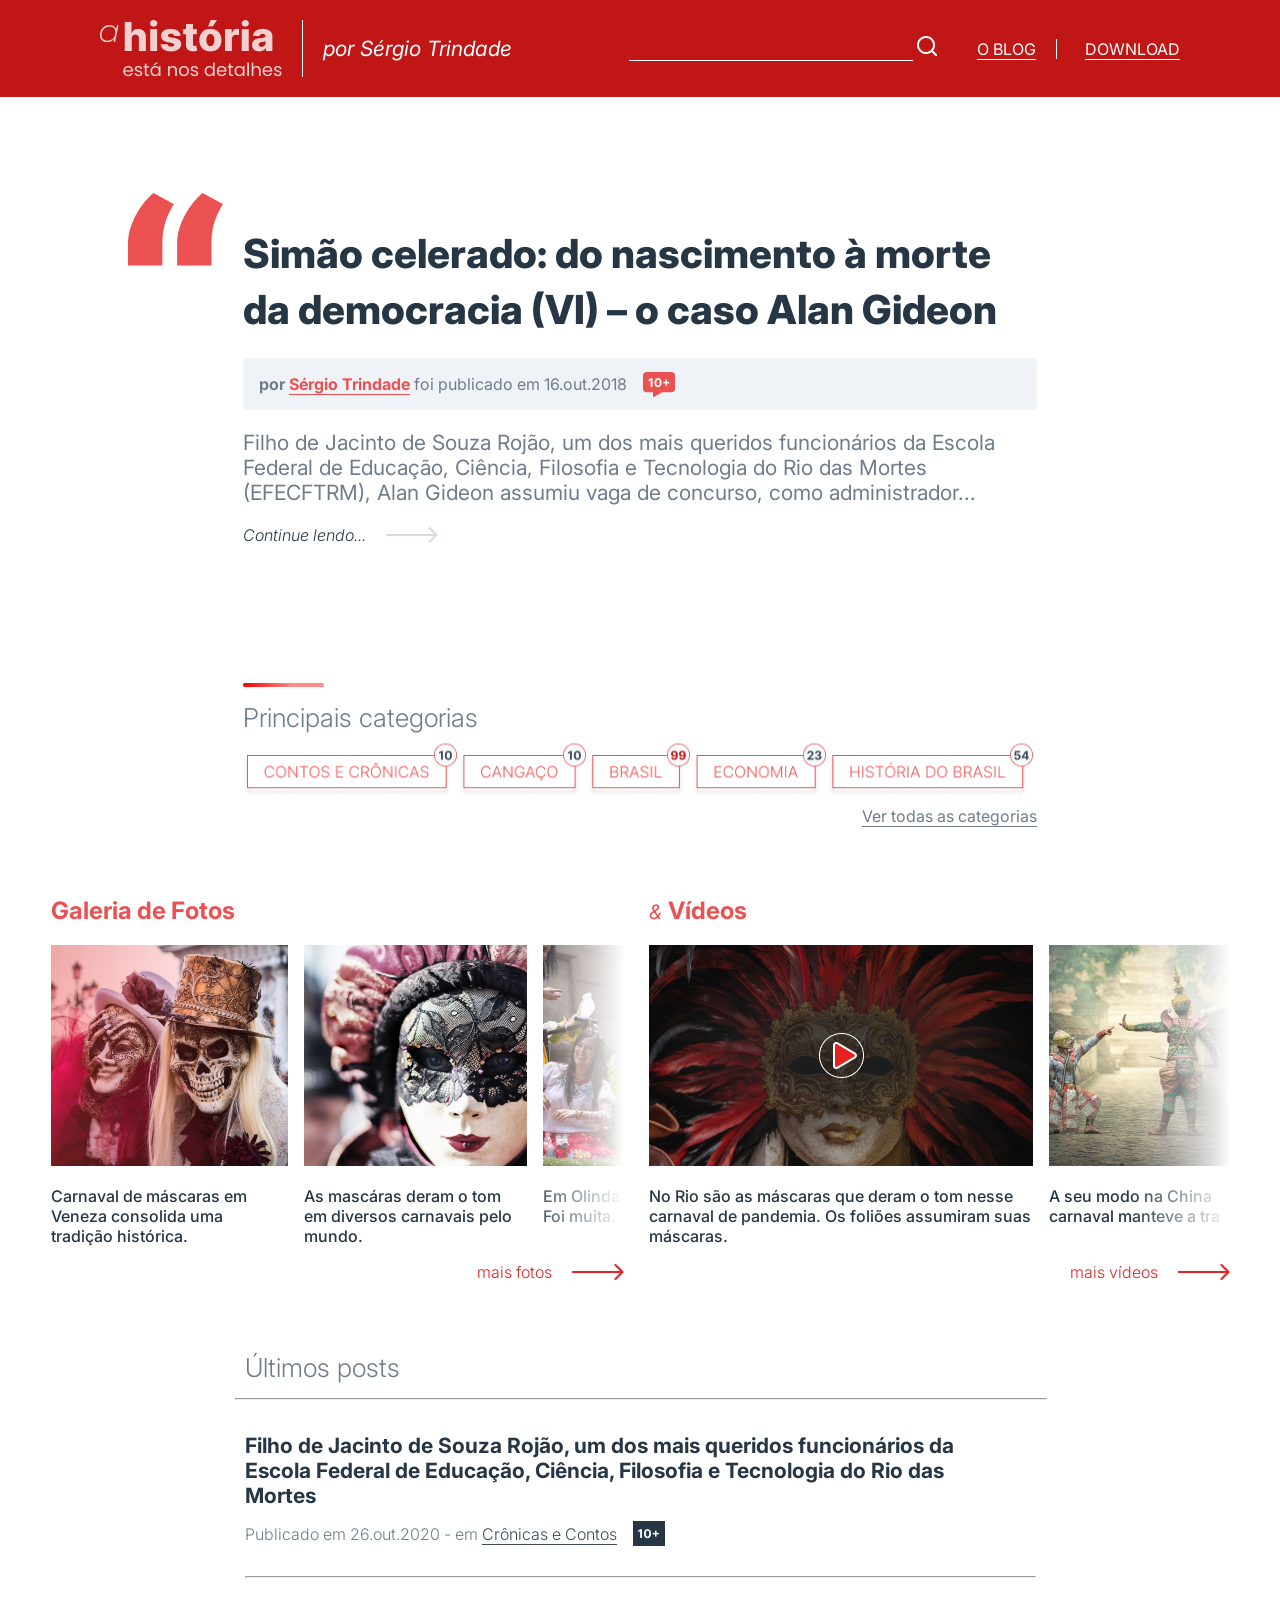
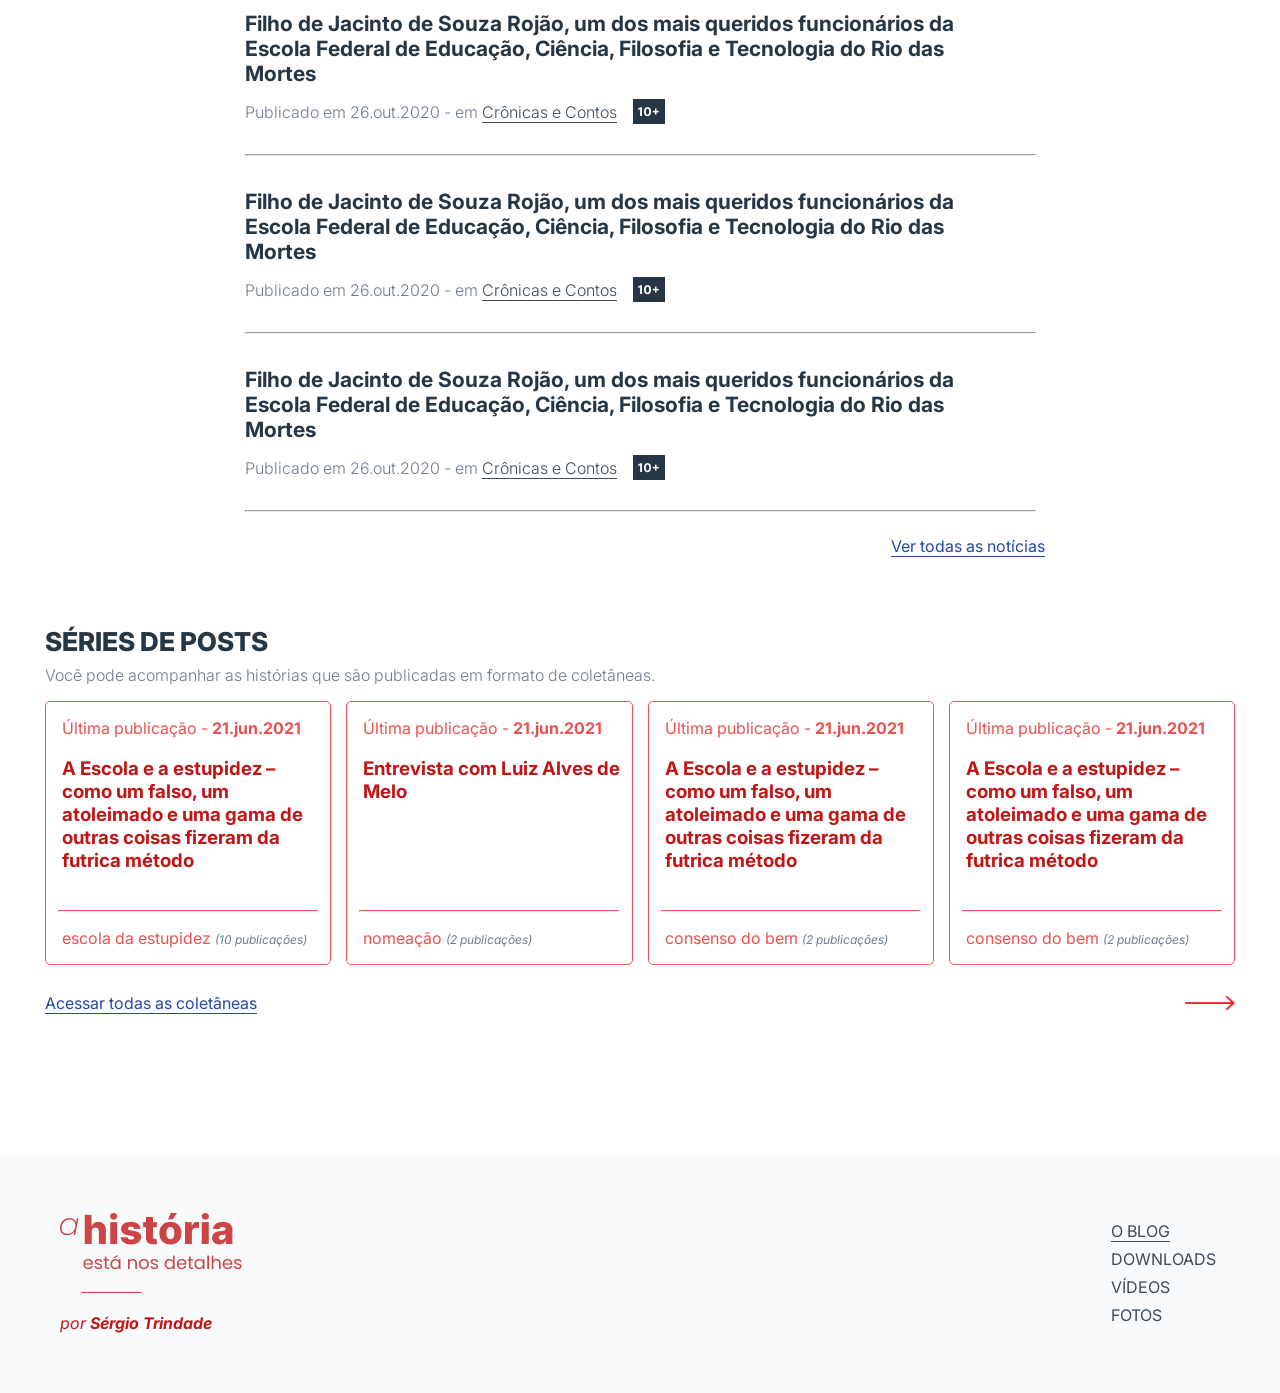
<file: atv-4/index.html>
<!DOCTYPE html>
<html lang="pt-br">
<head>
    <meta charset="UTF-8">
    <meta name="viewport" content="width=device-width, initial-scale=1.0">
    <title>Atividade</title>
    <link rel="stylesheet" href="framework.css">
</head>
<body>
    <header>
        <div class="left">
            <img src="img/logo.png" alt="logo" class="logo">
            <em>por Sérgio Trindade</em>
        </div>
        <div class="right">
            <div class="form">
                    <input type="text">
                    <img src="img/lupa.png" alt="lupa" class="lupa">
            </div>
            <ul>
                <li><a href="#" class="blog">O BLOG</a></li>
                <li><a href="#" class="download">DOWNLOAD</a></li>
            </ul>
        </div>
    </header>
    <main>
        <article>
            <div class="div-aspas">
                <img src="img/“.png" alt="aspas">
            </div>
            <div class="principal">
                <h1>Simão celerado: do nascimento à morte da democracia (VI) – o caso Alan Gideon</h1>
                <div class="autor">
                    <p><strong>por</strong> <strong><a href="#">Sérgio Trindade</a></strong> foi publicado em 16.out.2018</p>
                    <div class="coment"><img src="img/coment.png" alt="comentário"></div>
                </div>
                <p>Filho de Jacinto de Souza Rojão, um dos mais queridos funcionários da Escola Federal de Educação, Ciência, Filosofia e Tecnologia do Rio das Mortes (EFECFTRM), Alan Gideon assumiu vaga de concurso, como administrador...</p>
                <div class="continue">
                    <em>Continue lendo...</em>
                    <img src="img/seta.png" alt="seta">
                </div>
            </div>
            <div class="encaixar"></div>
        </article>
        <section class="categorias">
            <img src="img/separar.png" alt="linha horizontal" class="separar">
            <h2>Principais categorias</h2>
            <div class="container">
                    <img src="img/categorias-pr.png" alt="" class="bg">
                <div class="overlay-row">
                    <img src="img/dez.png" alt="dez" class="numero1">
                    <img src="img/dez.png" alt="dez" class="numero2">
                    <img src="img/nov-nov.png" alt="noventa e nove" class="numero3">
                    <img src="img/vin-tre.png" alt="vinte e três" class="numero4">
                    <img src="img/cin-qua.png" alt="cinquenta e quatro" class="numero5">
                </div>
            </div>
            <a href="#">Ver todas as categorias</a>
        </section>
        <section class="galeria">
            <div class="box-1">
                <h2>Galeria de Fotos</h2>
                <div class="fotos">
                    <div class="foto">
                        <img src="img/galeria-img-1.png" alt="">
                        <p>Carnaval de máscaras em <br>Veneza consolida uma<br> tradição histórica.</p>
                    </div>
                    <div class="foto">
                        <img src="img/galeria-img-2.png" alt="">
                        <p>As mascáras deram o tom <br>em diversos carnavais pelo <br>mundo.</p>
                    </div>
                    <div class="foto">
                        <img src="img/galeria-img-3.png" alt="">
                        <p>Em Olinda<br>Foi muita.</p>
                    </div>
                </div>
                <div class="mais">
                    <a href="#">mais fotos</a>
                    <img src="img/seta-ver.png" alt="">
                </div>
            </div>
            <div class="box-2">
                <h2><em>&</em> Vídeos</h2>
                <div class="videos">
                    <div class="video">
                        <img src="img/galeria-video-1.png" alt="">
                        <p>No Rio são as máscaras que deram o tom nesse <br>carnaval de pandemia. Os foliões assumiram suas <br>máscaras.</p>
                    </div>
                    <div class="video">
                        <img src="img/galeria-video-2.png" alt="">
                        <p>A seu modo na China <br>carnaval manteve a tra</p>
                    </div>
                </div>
                <div class="mais">
                    <a href="#">mais vídeos</a>
                    <img src="img/seta-ver.png" alt="">
                </div>
            </div>
        </section>
        <section class="ult-posts">
            <div>
                <h2>Últimos posts</h2>
                <hr class="grande">
                <div class="post">
                    <h3>Filho de Jacinto de Souza Rojão, um dos mais queridos funcionários da <br>Escola Federal de Educação, Ciência, Filosofia e Tecnologia do Rio das <br>Mortes</h3>
                    <div class="creditos">
                        <p>Publicado em 26.out.2020 - em <a href="#">Crônicas e Contos</a></p>
                        <div class="dez-mais"><img src="img/10+.png" alt="10+"></div>
                    </div>
                    <hr class="pequeno">
                </div>
                <div class="post">
                    <h3>Filho de Jacinto de Souza Rojão, um dos mais queridos funcionários da <br>Escola Federal de Educação, Ciência, Filosofia e Tecnologia do Rio das <br>Mortes</h3>
                    <div class="creditos">
                        <p>Publicado em 26.out.2020 - em <a href="#">Crônicas e Contos</a></p>
                        <div class="dez-mais"><img src="img/10+.png" alt="10+"></div>
                    </div>
                    <hr class="pequeno">
                </div>
                <div class="post">
                    <h3>Filho de Jacinto de Souza Rojão, um dos mais queridos funcionários da <br>Escola Federal de Educação, Ciência, Filosofia e Tecnologia do Rio das <br>Mortes</h3>
                    <div class="creditos">
                        <p>Publicado em 26.out.2020 - em <a href="#">Crônicas e Contos</a></p>
                        <div class="dez-mais"><img src="img/10+.png" alt="10+"></div>
                    </div>
                    <hr class="pequeno">
                </div>
                <div class="post">
                    <h3>Filho de Jacinto de Souza Rojão, um dos mais queridos funcionários da <br>Escola Federal de Educação, Ciência, Filosofia e Tecnologia do Rio das <br>Mortes</h3>
                    <div class="creditos">
                        <p>Publicado em 26.out.2020 - em <a href="#">Crônicas e Contos</a></p>
                        <div class="dez-mais"><img src="img/10+.png" alt="10+"></div>
                    </div>
                    <hr class="pequeno">
                </div>
                <a href="#" class="ver-noti">Ver todas as notícias</a>
            </div>
        </section>
        <section class="series">
                <h2>SÉRIES DE POSTS</h2>
                <p>Você pode acompanhar as histórias que são publicadas em formato de coletâneas.</p>
                <div class="posts-serie">
                    <div class="serie">
                        <div class="conteudo-serie">
                            <div class="cima">
                                <p>Última publicação - <strong>21.jun.2021</strong></p>
                                <h3>A Escola e a estupidez –<br>como um falso, um <br>atoleimado e uma gama de <br>outras coisas fizeram da <br>futrica método</h3>
                            </div>
                            <div class="baixo">
                                <hr>
                                <p>escola da estupidez <em>(10 publicações)</em></p>
                            </div>
                        </div>
                    </div>
                    <div class="serie">
                        <div class="conteudo-serie">
                            <div class="cima">
                                <p>Última publicação - <strong>21.jun.2021</strong></p>
                                <h3>Entrevista com Luiz Alves de <br>Melo</h3>
                            </div>
                            <div class="baixo">
                                <hr>
                                <p>nomeação <em>(2 publicações)</em></p>
                            </div>
                        </div>
                    </div>
                    <div class="serie">
                        <div class="conteudo-serie">
                            <div class="cima">
                                <p>Última publicação - <strong>21.jun.2021</strong></p>
                                <h3>A Escola e a estupidez –<br>como um falso, um <br>atoleimado e uma gama de <br>outras coisas fizeram da <br>futrica método</h3>
                            </div>
                            <div class="baixo">
                                <hr>
                                <p>consenso do bem <em>(2 publicações)</em></p>
                            </div>
                        </div>
                    </div>
                    <div class="serie">
                        <div class="conteudo-serie">
                            <div class="cima">
                                <p>Última publicação - <strong>21.jun.2021</strong></p>
                                <h3>A Escola e a estupidez –<br>como um falso, um <br>atoleimado e uma gama de <br>outras coisas fizeram da <br>futrica método</h3>
                            </div>
                            <div class="baixo">
                                <hr>
                                <p>consenso do bem <em>(2 publicações)</em></p>
                            </div>
                        </div>
                    </div>
                </div>
                <div class="coletaneas">
                    <a href="#">Acessar todas as coletâneas</a>
                    <img src="img/seta-ver.png" alt="seta vermelha" class="seta-ver">
                </div>
        </section>
        <footer>

                <div>
                    <img src="img/logo-ver.png" alt="logo vermelha" class="logo-ver">
                    <em>por <strong>Sérgio Trindade</strong></em>
                </div>
                <div>
                    <a href="#">O BLOG</a>
                    <p>DOWNLOADS</p>
                    <p>VÍDEOS</p>
                    <p>FOTOS</p>
                </div>
        </footer>
    </main>
</body>
</html>
</file>
<file: atv-4/framework.css>
@import url('https://fonts.googleapis.com/css2?family=Inter:ital,opsz,wght@0,14..32,100..900;1,14..32,100..900&display=swap');

body{
    margin: 0;
    font-family: Inter;
}

header{
    background-color: #c01616;
    display: flex;
    align-items: center;
    justify-content: space-between;
    padding: 20px 100px;
}
.logo{
    border-right: 1px solid white;
    padding-right: 20px;
}
.right{
    display: flex;
    align-items: center;
    justify-content: space-between;
}
ul{
    display: flex;
    justify-content: space-between;
    align-items: center;
    gap: 0.5rem;
    list-style: none;
}
header em{
    color: white;
    padding-left: 20px;
    font-family: Inter;
    font-size: 21px;
}
.left{
    display: flex;
    justify-content: center;
    align-items: center;
}

input{
    background-color: #c01616;
    border: none;
    width: 280px;
    border-bottom: 1px solid white;
    color: white;
}

header > div > ul > li > a{
    color: white;
}
.blog{
    border-right: 1px solid white;
    padding-right: 20px;
}
.download{
    padding-left: 20px;
}
li{
    font-family: Inter;
}
a{
    text-underline-offset: 4px;
}

h1{
    font-weight: 800;
    font-family: Inter;
    font-size: 40px;
    line-height: 140%;
    padding: 0;
    margin-bottom: 20px;
    color: #273644;
}
article{
    width: 1024px;
    background-color: white;
    display: flex;
    justify-content: center;
    margin: auto;
    margin-top: 96px;
    margin-bottom: 138px;
}
.autor{
    background-color: #EFF2F7;
    border-radius: 4px;
    display: flex;
    align-items: center;
    padding-left: 16px;
}
.autor > p{
    padding-right: 16px;
    font-weight: 400;
    color: #707C8C;
}
.autor > p > strong > a{
    color: #EB5151;
}
.coment > img{
    width: 32px;
}
article > .principal > p{
    font-size: 21px;
    font-weight: 400;
    color: #707C8C;
    margin-top: 20px;
    margin-bottom: 20px;
}
.encaixar{
    width: 261px;
    height: 73px;
    background-color: white;
    margin-left: 20px;
}
.div-aspas{
    margin-right: 20px;
}
.coment{
    height: 25px;
}
.continue > em{
    padding: 0;
    color: #273644;
    font-size: 16px;
    padding-right: 20px;
    font-weight: 300;
}
.continue{
    display: flex;
    align-items: center;
}
.categorias{
    margin: auto;
    display: flex;
    justify-content: center;
    width: 794px;
    background-color: white;
    flex-direction: column;
}
.categorias > .separar{
    height: 4px;
    width: 81px;
    display: inline-block;
}
.categorias > h2{
    font-weight: 300;
    font-size: 26px;
    color: #707C8C;
    margin-top: 15px;
}
.separar{
    display: block;
    width: 100%;
}
.categorias-img{
    display: block;
}
.overlay-row{
    position: absolute;
    top: 0;
    transform: translateY(-50%);            
    display: flex;
}

.container{
    position: relative;
}
.bg{
    width: 100%;
    display: block;
}
.numero1{
    margin-left: 191px;
}
.numero2{
    margin-left: 106px;
}
.numero3{
    margin-left: 81px;
}
.numero4{
    margin-left: 113px;
}
.numero5{
    margin-left: 184px;
}
.categorias > a{
    color: #707C8C;
    text-align: right;
    margin-top: 10px;
    margin-bottom: 70px;
}
.galeria{
    display: flex;
    justify-content: center;
    gap: 25px;
}
.galeria > div > h2{
    color: #EB5151;
    margin-top: 0;
}
.box-1, .box-2{
    position: relative;
}
.fotos, .videos{
    display: flex;
    gap: 16px;
}
.foto > p, .video > p{
    font-size: 16px;
    color: #273644;
    font-weight: 500;
}
.box-1::after, .box-2::after{
    content: "";
    position: absolute;
    top: 0;
    right: 0;
    width: 100px;             
    height: 100%;             
    z-index: 2;
    pointer-events: none;

    background: linear-gradient(
        to left,
        rgba(255, 255, 255, 1),
        rgba(255, 255, 255, 0)
    );
}
.galeria > div > div > a{
    color: #e62121;
    font-weight: 300;
    text-align: right;
    text-decoration: none;
}
.mais{
    display: flex;
    justify-content: end;
    align-items: center;
    position: relative;
    z-index: 3;
    gap: 20px;
    margin-bottom: 70px;
}
.box-2 > h2 > em{
    font-weight: 400;
    font-size: 20px;
}
.ult-posts > div > h2{
    font-weight: 300;
    font-size: 26px;
    color: #707C8C;
    padding-bottom: 15px;
    margin: auto;
    display: flex;
    align-items: center;
    font-size: 26px;
    padding-left: 10px;
}
.grande{
    width: 810px;
    color: #707C8C;
    margin: auto;
    display: flex;
    align-items: center;
}
.ult-posts > div > div > h3{
    padding-top: 12px;
    font-size: 21px;
    color: #273644;
    margin-bottom: 0;
    padding-left: 10px;
}
.ult-posts > div{
    width: 810px;
    margin: auto;
}
.dez-mais{
    width: 32px;
    height: 25px;
}
.creditos{
    display: flex;
    align-items: center;
    padding-left: 10px;
}
.creditos > p{
    padding-right: 16px;
    font-weight: 300;
    color: #707C8C;
}
.creditos > p > a{
    color: #3C4B58
}
.pequeno{
    color: #707C8C;
    width: 789px;
    margin-top: 16px;
    justify-content: center;
    align-items: center;
}
.ver-noti{
    display: flex;
    justify-content: end;
    color: #2648A1;
    margin-top: 24px;
    margin-bottom: 70px;
}
.series > h2{
    font-size: 26px;
    color: #273644;
    margin-bottom: 0;
    font-weight: 800;
}
.series > p{
    margin-top: 8px;
    font-weight: 300;
    color: #707C8C;
}
.series{
    width: 1190px;
    margin: auto;
}
.serie{
    width: 290px;
    height: 262px;
    border: #EB5757 solid 1px;
    border-radius: 5px;
}
.serie > div > .cima > p, .serie > div > .baixo > p{
    color: #EB5151;
    padding-left: 16px;
}
.serie > div > div > p > em{
    color: #707C8C;
    font-size: 12px;
}
.serie > div > div > h3{
    color: #c11616;
    padding-left: 16px;
}
.serie > div > .baixo > hr{
    width: 258px;
    margin: 0 auto;
    border-top: 1px solid #EB5757;
}
.posts-serie{
    display: flex;
    gap: 15px;
    margin-bottom: 28px;
}
.conteudo-serie{
    position: relative;
    height: 262px;
}
.baixo{
    position: absolute;
    bottom: 0;
    z-index: 1;
    right: 0;
    left: 0;
}
.cima{
    position: absolute;
    top: 0;
    z-index: 2;
}
.coletaneas{
    display: flex;
    justify-content: space-between;
    align-items: center;
    width: 100%;
    margin-bottom: 140px;
}
.seta-ver{
    height: 14px;
    width: 50px;
}
.coletaneas > a{
    color: #2648A1;
}
footer{
    background-color: #F9FAFC;
    margin: 0;
    display: flex;
    justify-content: space-between;
    align-items: center;
    padding: 60px;
}
footer > div > em{
    font-size: 16px;
    color: #c11616;
    margin-top: 20px;
}
footer > div > a{
    color: #3C4B58;
    margin: 4px;
}
footer > div > p{
    color: #3C4B58;
    margin: 4px;
}
footer > div{
    display: flex;
    flex-direction: column;
}
.logo-ver{
    width: 182px;
    height: 80px;
}
</file>
